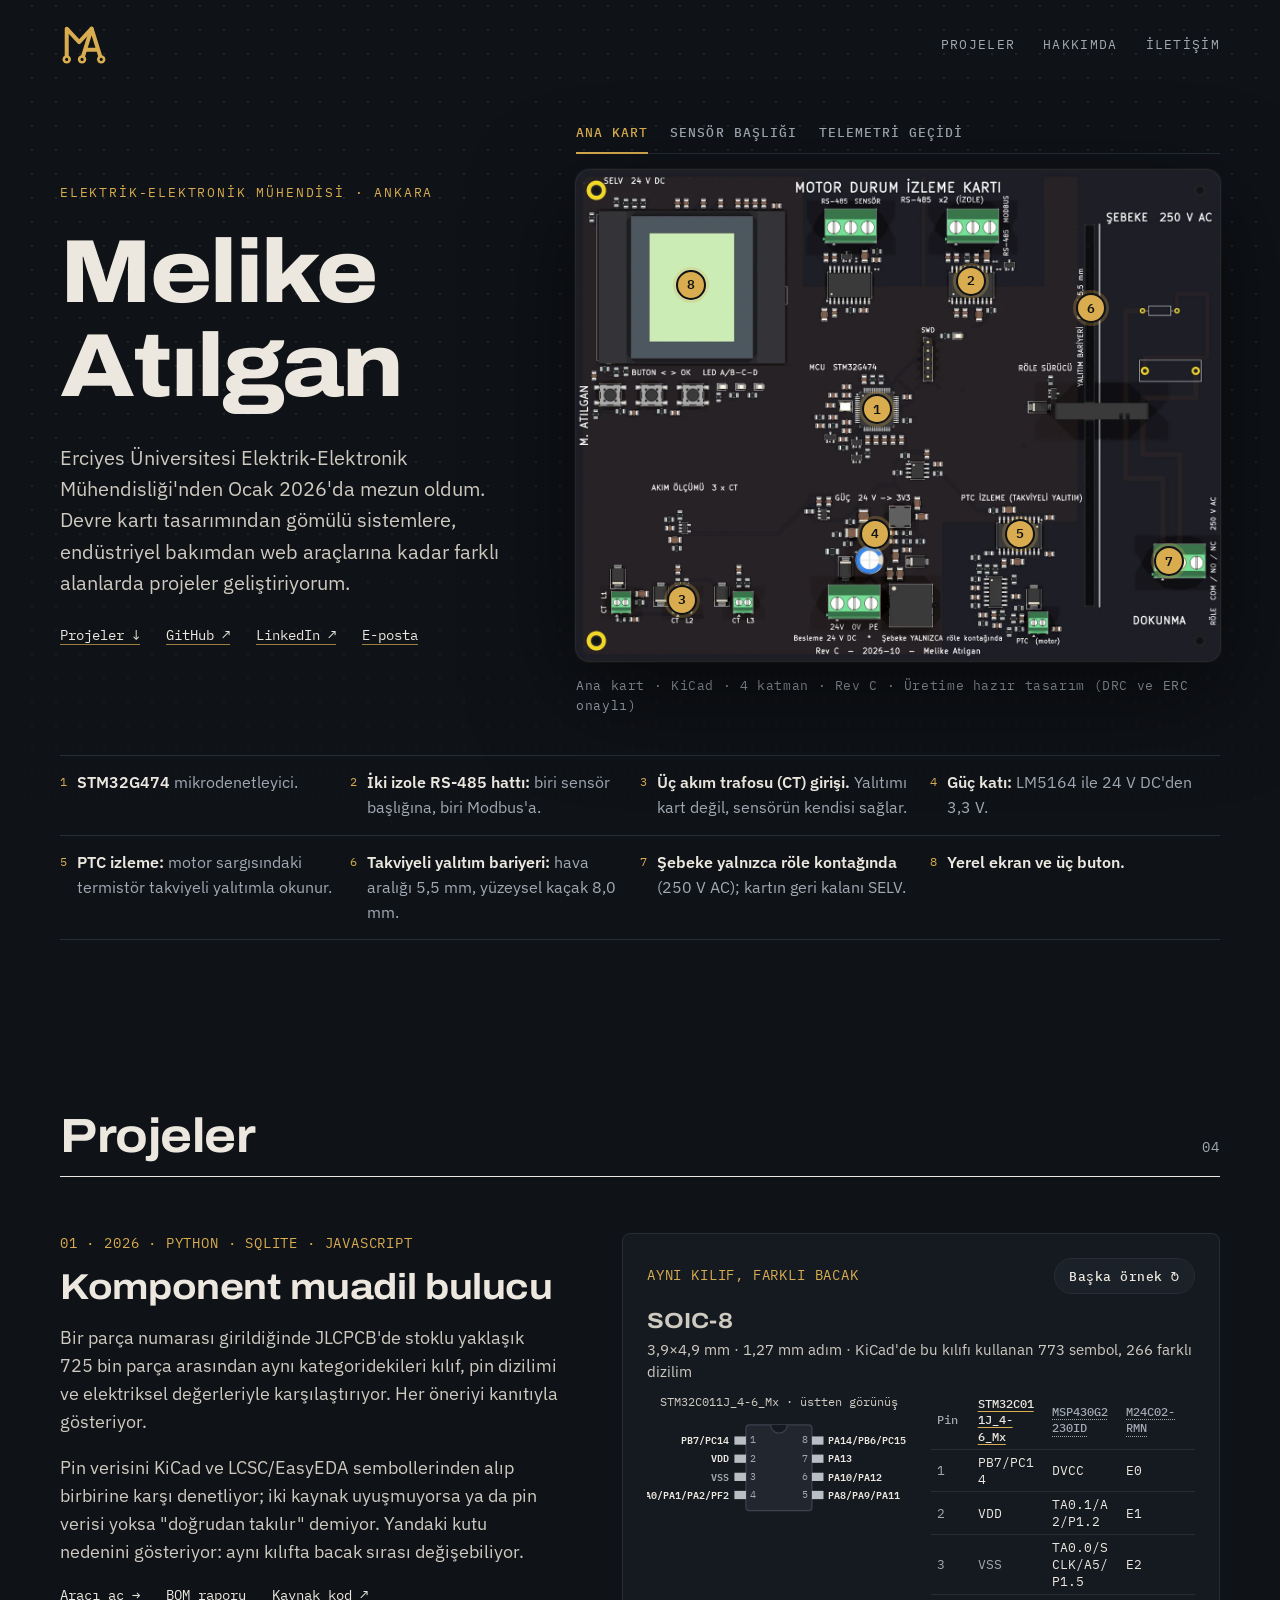
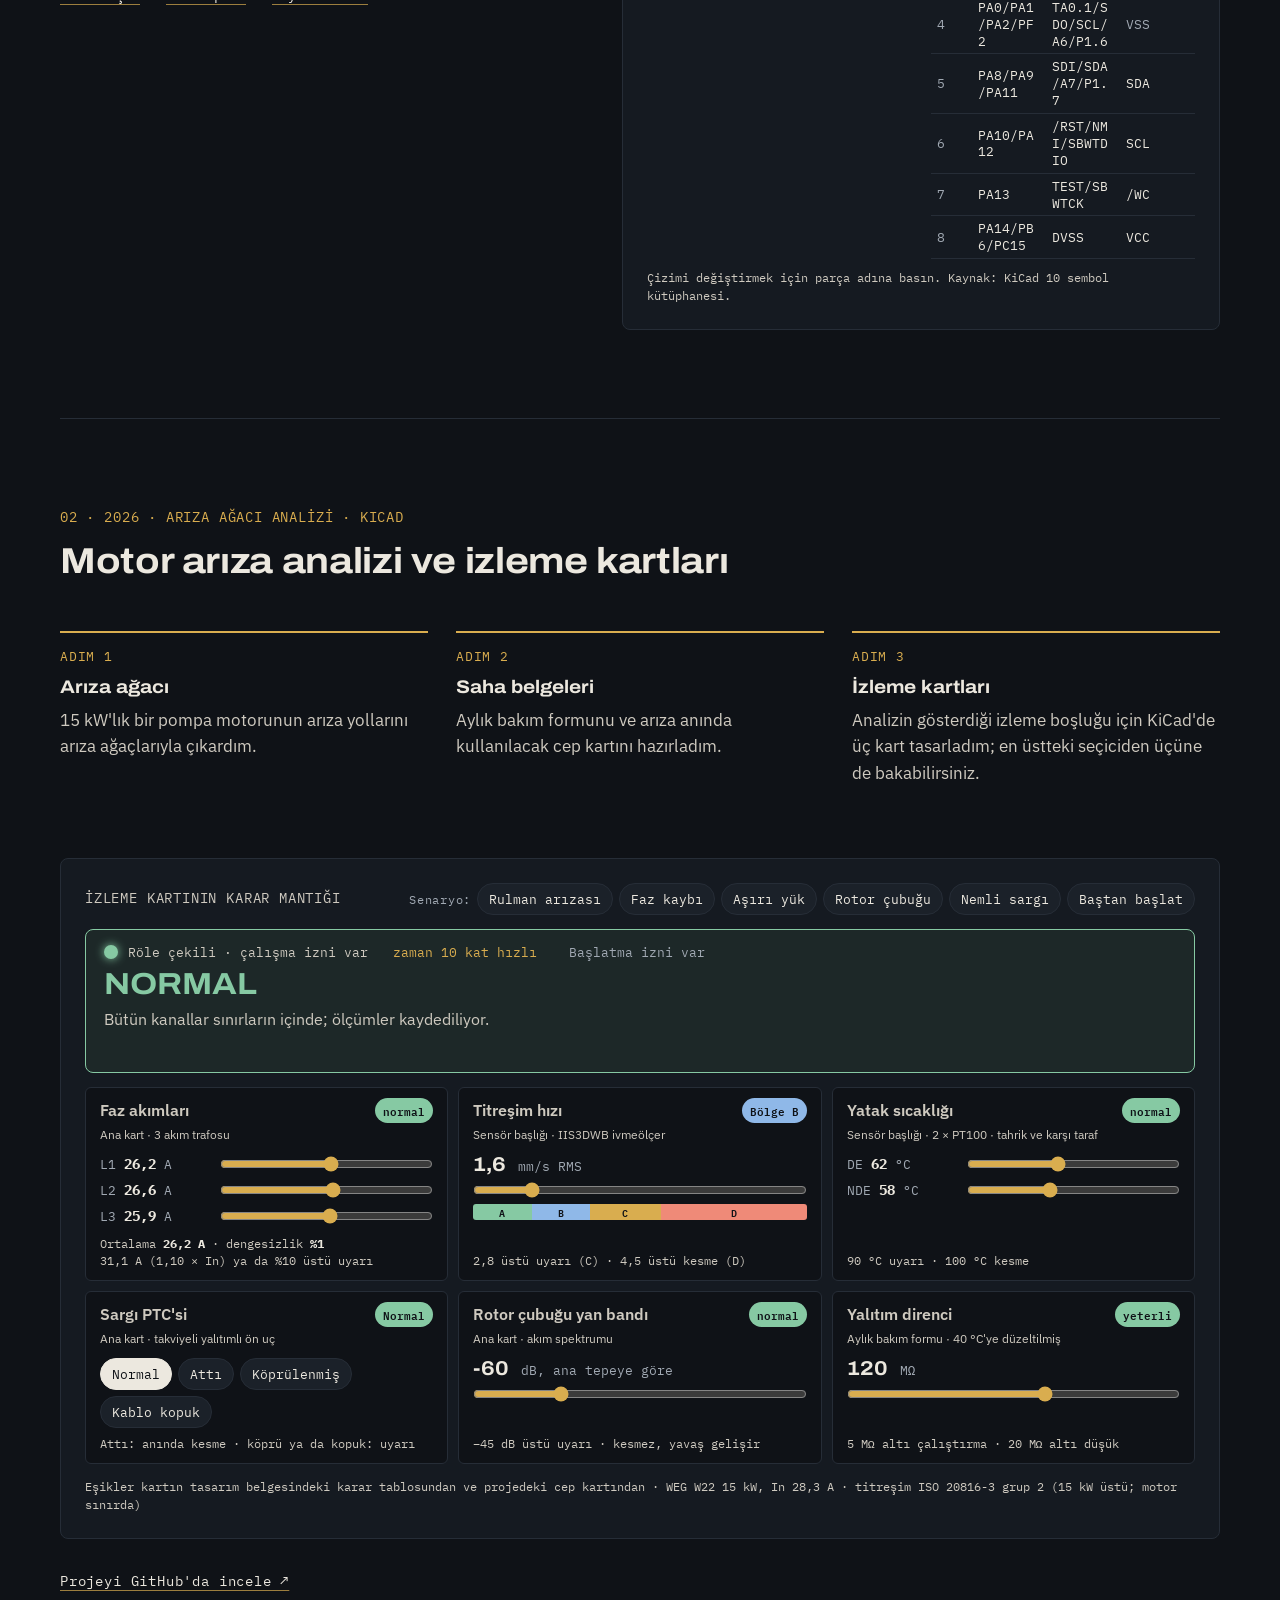
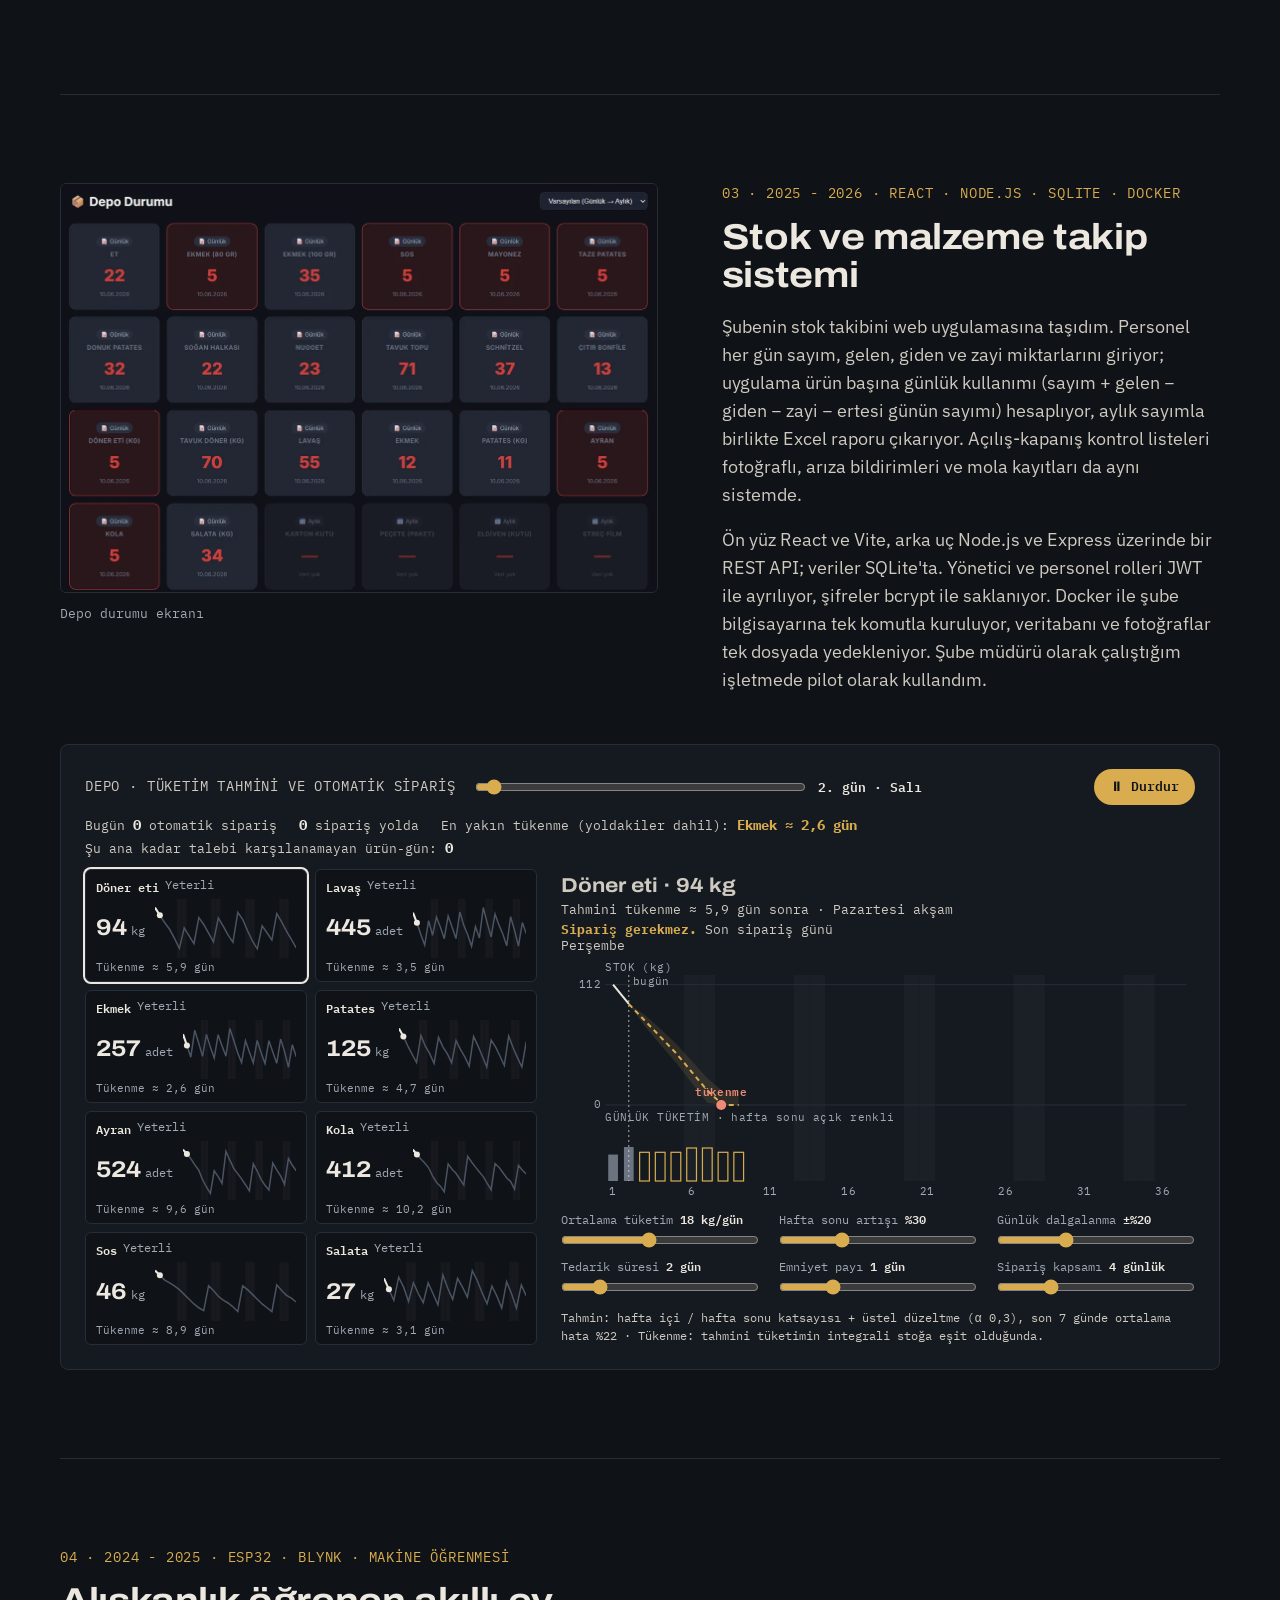
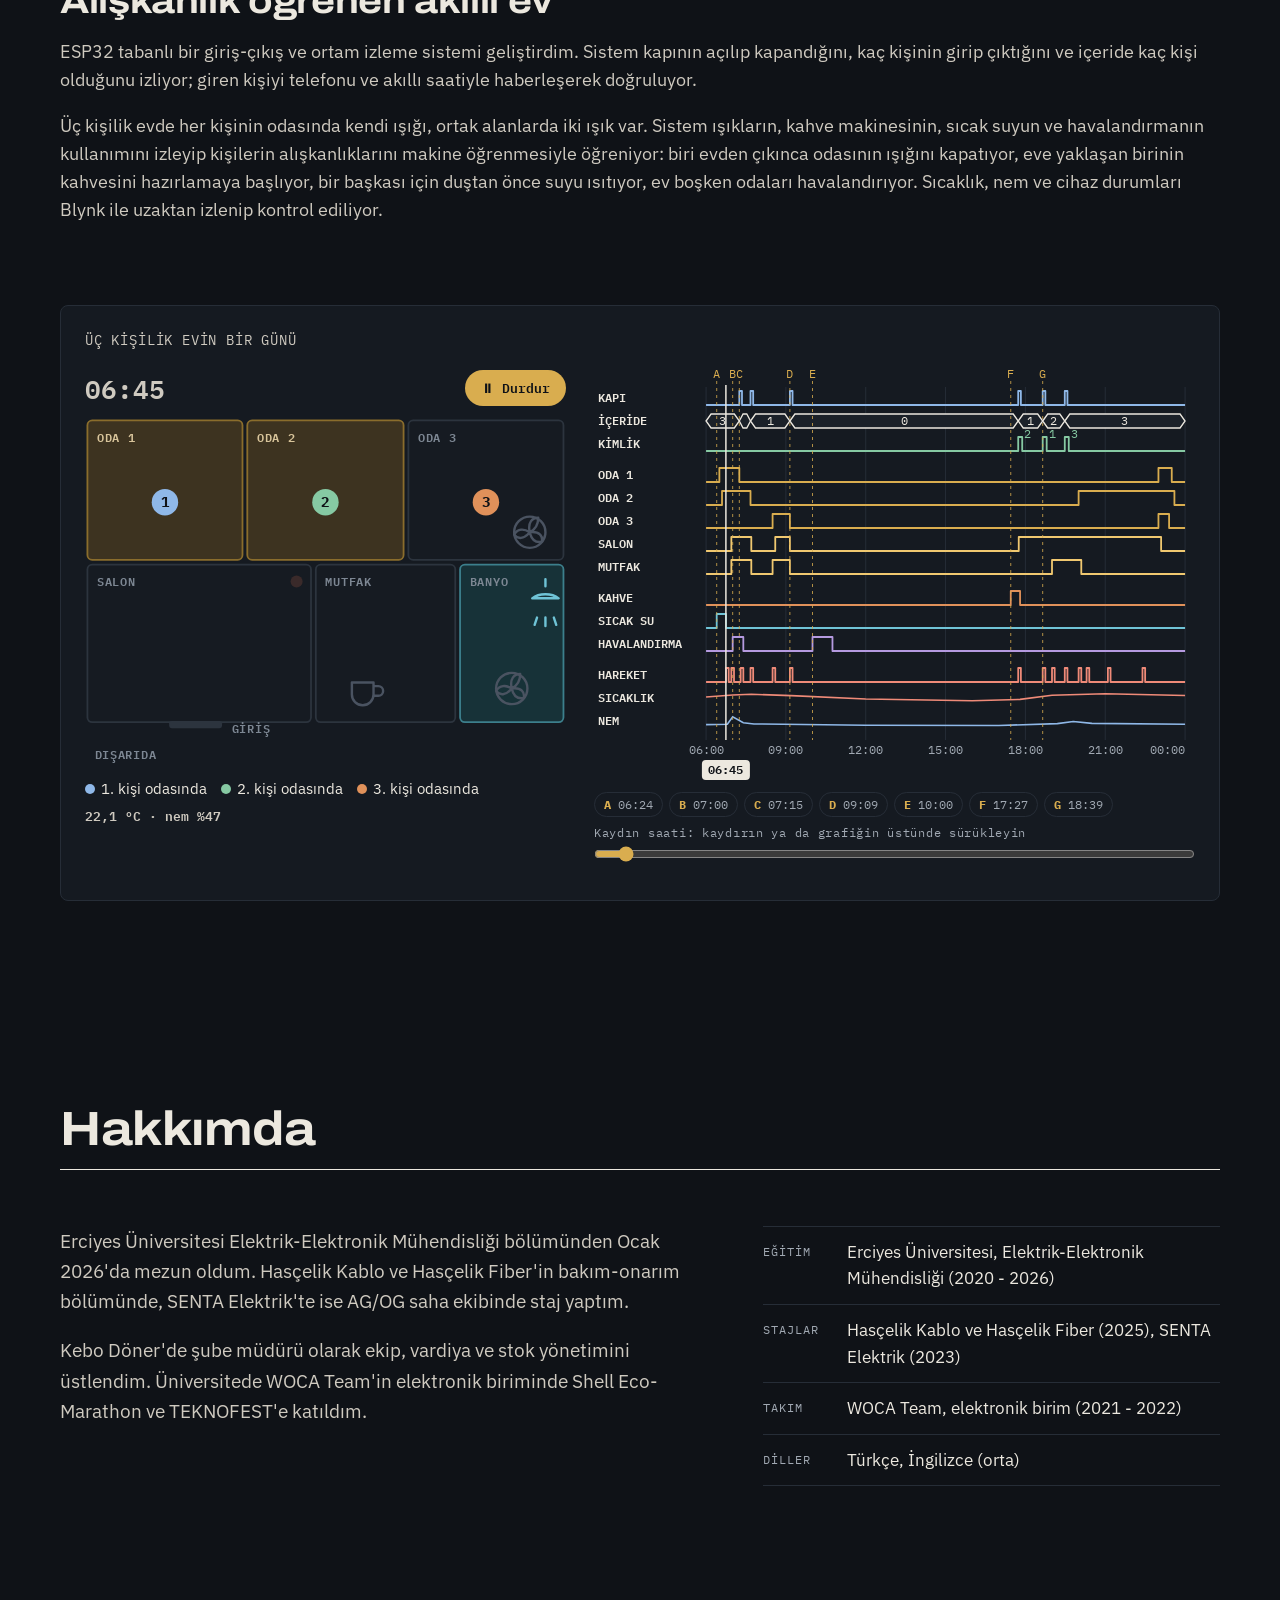
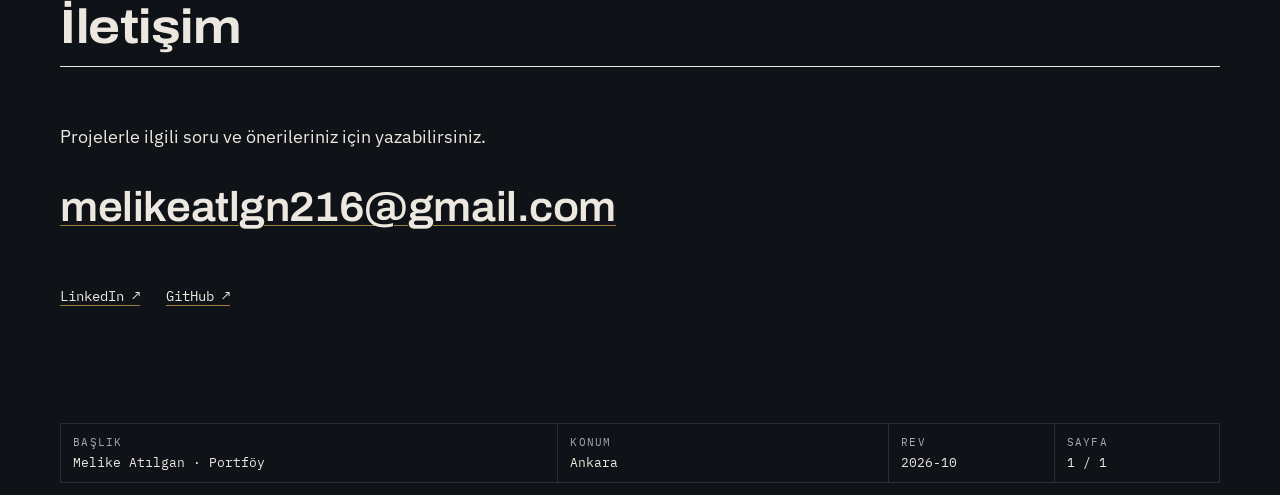
<file: site/index.html>
<!doctype html>
<html lang="tr">
<head>
<meta charset="utf-8">
<meta name="viewport" content="width=device-width, initial-scale=1">
<title>Melike Atılgan | Elektrik-Elektronik Mühendisi</title>
<meta name="description" content="Melike Atılgan, Elektrik-Elektronik Mühendisi. Projeler: komponent muadil bulucu, motor arıza analizi ve izleme kartları, stok takip sistemi, ESP32 ile alışkanlık öğrenen akıllı ev.">
<meta name="theme-color" content="#0f1217">
<link rel="icon" href="favicon.svg" type="image/svg+xml">
<link rel="apple-touch-icon" href="apple-touch-icon.png">
<link rel="preconnect" href="https://fonts.googleapis.com">
<link rel="preconnect" href="https://fonts.gstatic.com" crossorigin>
<link href="https://fonts.googleapis.com/css2?family=Archivo:wdth,wght@100..125,500..800&family=IBM+Plex+Mono:wght@400;500;600&family=IBM+Plex+Sans:wght@400;500;600&display=swap" rel="stylesheet">
<link rel="stylesheet" href="ana.css">
<link rel="preload" as="image" href="varlik/ana-kart.webp" fetchpriority="high">
<meta property="og:type" content="website">
<meta property="og:title" content="Melike Atılgan | Elektrik-Elektronik Mühendisi">
<meta property="og:description" content="Komponent muadil bulucu, motor arıza analizi ve izleme kartları, stok takip sistemi, ESP32 ile alışkanlık öğrenen akıllı ev.">
<meta property="og:url" content="https://melikeatilgan.github.io/">
<meta property="og:image" content="https://melikeatilgan.github.io/varlik/muadil-onizleme.png">
<meta name="twitter:card" content="summary_large_image">
<script src="ana.js" defer></script>
</head>
<body>
<a class="atla" href="#projeler">İçeriğe geç</a>
<header class="kap ust">
  <a class="logo" href="./" aria-label="Melike Atılgan, ana sayfa">
    <svg viewBox="0 0 48 48" aria-hidden="true">
      <g fill="none" stroke="currentColor" stroke-width="4.2" stroke-linecap="round" stroke-linejoin="round"><path d="M7 39V7l13 14 13-14"/><path d="M33 7l10 32M33 7 23 39M26.1 29h13.8"/></g>
      <g fill="currentColor"><circle cx="7" cy="39" r="4.4"/><circle cx="23" cy="39" r="4.4"/><circle cx="43" cy="39" r="4.4"/></g>
      <g fill="var(--zemin)"><circle cx="7" cy="39" r="1.6"/><circle cx="23" cy="39" r="1.6"/><circle cx="43" cy="39" r="1.6"/></g>
    </svg>
  </a>
  <nav aria-label="Sayfa içi"><a href="#projeler">Projeler</a><a href="#hakkimda">Hakkımda</a><a href="#iletisim">İletişim</a></nav>
</header>

<main>
  <section class="kap giris" aria-labelledby="ad">
    <div class="giris-ust">
      <div>
        <p class="etiket">Elektrik-Elektronik Mühendisi · Ankara</p>
        <h1 id="ad">Melike<br>Atılgan</h1>
        <p class="ozet">Erciyes Üniversitesi Elektrik-Elektronik Mühendisliği'nden Ocak 2026'da mezun oldum. Devre kartı tasarımından gömülü sistemlere,
          endüstriyel bakımdan web araçlarına kadar farklı alanlarda projeler geliştiriyorum.</p>
        <ul class="baglar">
          <li><a href="#projeler">Projeler ↓</a></li>
          <li><a href="https://github.com/melikeatilgan" rel="me">GitHub ↗</a></li>
          <li><a href="https://www.linkedin.com/in/melikeatilgan" rel="me">LinkedIn ↗</a></li>
          <li><a href="mailto:melikeatlgn216@gmail.com">E-posta</a></li>
        </ul>
      </div>
      <figure class="sahne">
        <div class="sekmeler" role="tablist" aria-label="Kartlar"><button type="button" role="tab" id="sekme-ana" aria-controls="panel-ana" aria-selected="true" data-alt="Ana kart · KiCad · 4 katman · Rev C · Üretime hazır tasarım (DRC ve ERC onaylı)">Ana kart</button><button type="button" role="tab" id="sekme-sensor" aria-controls="panel-sensor" aria-selected="false" tabindex="-1" data-alt="Sensör başlığı · motorun yatak gövdesine takılır · KiCad · 4 katman · Rev C · Üretime hazır tasarım (DRC ve ERC onaylı)">Sensör başlığı</button><button type="button" role="tab" id="sekme-telemetri" aria-controls="panel-telemetri" aria-selected="false" tabindex="-1" data-alt="Telemetri geçidi · Modbus RTU → MQTT · KiCad · 4 katman · Rev C · Üretime hazır tasarım (DRC ve ERC onaylı)">Telemetri geçidi</button></div>
        <div class="kart-kap" id="panel-ana" role="tabpanel" aria-labelledby="sekme-ana">
          <img src="varlik/ana-kart.webp" fetchpriority="high" width="1400" height="1068" alt="Motor durum izleme kartının üstten görünümü: ekran, butonlar, mikrodenetleyici, RS-485 bağlantıları, yalıtım bariyeri ve röle">
          <button class="nokta" type="button" style="--x:46.8%;--y:48.7%" data-not="ana-1" aria-label="Not 1: mikrodenetleyici" aria-pressed="false">1</button>
          <button class="nokta" type="button" style="--x:61.4%;--y:22.5%" data-not="ana-2" aria-label="Not 2: RS-485 hatları" aria-pressed="false">2</button>
          <button class="nokta" type="button" style="--x:16.4%;--y:87.5%" data-not="ana-3" aria-label="Not 3: akım ölçümü" aria-pressed="false">3</button>
          <button class="nokta" type="button" style="--x:46.4%;--y:74%" data-not="ana-4" aria-label="Not 4: güç katı" aria-pressed="false">4</button>
          <button class="nokta" type="button" style="--x:68.9%;--y:74%" data-not="ana-5" aria-label="Not 5: PTC izleme" aria-pressed="false">5</button>
          <button class="nokta" type="button" style="--x:79.9%;--y:28.1%" data-not="ana-6" aria-label="Not 6: yalıtım bariyeri" aria-pressed="false">6</button>
          <button class="nokta" type="button" style="--x:92.1%;--y:79.6%" data-not="ana-7" aria-label="Not 7: röle ve şebeke" aria-pressed="false">7</button>
          <button class="nokta" type="button" style="--x:17.9%;--y:23.4%" data-not="ana-8" aria-label="Not 8: ekran ve butonlar" aria-pressed="false">8</button>
        </div>
        <div class="kart-kap" id="panel-sensor" role="tabpanel" aria-labelledby="sekme-sensor" hidden>
          <img src="varlik/sensor-basligi.webp" width="1400" height="1068" loading="lazy" alt="Sensör başlığının üstten görünümü: titreşim ivmeölçeri, iki PT100 ön ucu, mikrodenetleyici ve izole RS-485">
          <button class="nokta" type="button" style="--x:56.7%;--y:49.4%" data-not="sensor-1" aria-label="Not 1: titreşim ivmeölçeri" aria-pressed="false">1</button>
          <button class="nokta" type="button" style="--x:70.6%;--y:27.7%" data-not="sensor-2" aria-label="Not 2: PT100 ön uçları" aria-pressed="false">2</button>
          <button class="nokta" type="button" style="--x:30.3%;--y:82.9%" data-not="sensor-3" aria-label="Not 3: mikrodenetleyici" aria-pressed="false">3</button>
          <button class="nokta" type="button" style="--x:33.7%;--y:42.1%" data-not="sensor-4" aria-label="Not 4: izole RS-485" aria-pressed="false">4</button>
          <button class="nokta" type="button" style="--x:43.3%;--y:25.6%" data-not="sensor-5" aria-label="Not 5: hat koruması" aria-pressed="false">5</button>
          <button class="nokta" type="button" style="--x:18.1%;--y:22.3%" data-not="sensor-6" aria-label="Not 6: kablo bağlantısı" aria-pressed="false">6</button>
          <button class="nokta" type="button" style="--x:9.4%;--y:20.9%" data-not="sensor-7" aria-label="Not 7: giriş koruması" aria-pressed="false">7</button>
          <button class="nokta" type="button" style="--x:38.8%;--y:64%" data-not="sensor-8" aria-label="Not 8: güç katı" aria-pressed="false">8</button>
        </div>
        <div class="kart-kap" id="panel-telemetri" role="tabpanel" aria-labelledby="sekme-telemetri" hidden>
          <img src="varlik/telemetri-gecidi.webp" width="1400" height="1068" loading="lazy" alt="Telemetri geçidinin üstten görünümü: ESP32-S3 modülü, izole RS-485, güç katı ve programlama başlığı">
          <button class="nokta" type="button" style="--x:74.9%;--y:33.7%" data-not="telemetri-1" aria-label="Not 1: ESP32-S3 modülü" aria-pressed="false">1</button>
          <button class="nokta" type="button" style="--x:35.8%;--y:43.2%" data-not="telemetri-2" aria-label="Not 2: izole RS-485" aria-pressed="false">2</button>
          <button class="nokta" type="button" style="--x:50%;--y:9.8%" data-not="telemetri-3" aria-label="Not 3: neden ayrı kart" aria-pressed="false">3</button>
          <button class="nokta" type="button" style="--x:19.8%;--y:22.8%" data-not="telemetri-4" aria-label="Not 4: kablo bağlantısı" aria-pressed="false">4</button>
          <button class="nokta" type="button" style="--x:24.6%;--y:71.1%" data-not="telemetri-5" aria-label="Not 5: güç katı" aria-pressed="false">5</button>
          <button class="nokta" type="button" style="--x:45.7%;--y:27.3%" data-not="telemetri-6" aria-label="Not 6: hat koruması" aria-pressed="false">6</button>
          <button class="nokta" type="button" style="--x:66.3%;--y:62.1%" data-not="telemetri-7" aria-label="Not 7: durum LED'leri" aria-pressed="false">7</button>
          <button class="nokta" type="button" style="--x:80%;--y:64.5%" data-not="telemetri-8" aria-label="Not 8: programlama başlığı" aria-pressed="false">8</button>
        </div>
        <figcaption id="kart-alt">Ana kart · KiCad · 4 katman · Rev C · Üretime hazır tasarım (DRC ve ERC onaylı)</figcaption>
      </figure>
    </div>
    <ol class="notlar" id="notlar-ana" aria-label="Ana kart üzerindeki notlar">
      <li id="not-ana-1"><span class="no">1</span><span><strong>STM32G474</strong> mikrodenetleyici.</span></li>
      <li id="not-ana-2"><span class="no">2</span><span><strong>İki izole RS-485 hattı:</strong> biri sensör başlığına, biri Modbus'a.</span></li>
      <li id="not-ana-3"><span class="no">3</span><span><strong>Üç akım trafosu (CT) girişi.</strong> Yalıtımı kart değil, sensörün kendisi sağlar.</span></li>
      <li id="not-ana-4"><span class="no">4</span><span><strong>Güç katı:</strong> LM5164 ile 24 V DC'den 3,3 V.</span></li>
      <li id="not-ana-5"><span class="no">5</span><span><strong>PTC izleme:</strong> motor sargısındaki termistör takviyeli yalıtımla okunur.</span></li>
      <li id="not-ana-6"><span class="no">6</span><span><strong>Takviyeli yalıtım bariyeri:</strong> hava aralığı 5,5 mm, yüzeysel kaçak 8,0 mm.</span></li>
      <li id="not-ana-7"><span class="no">7</span><span><strong>Şebeke yalnızca röle kontağında</strong> (250 V AC); kartın geri kalanı SELV.</span></li>
      <li id="not-ana-8"><span class="no">8</span><span><strong>Yerel ekran ve üç buton.</strong></span></li>
    </ol>
    <ol class="notlar" id="notlar-sensor" aria-label="Sensör başlığı üzerindeki notlar" hidden>
      <li id="not-sensor-1"><span class="no">1</span><span><strong>IIS3DWB titreşim ivmeölçeri:</strong> 26,7 kHz örnekleme, ±16 g. Genel amaçlı ivmeölçerlerin bandı yatak frekanslarına yetmiyor.</span></li>
      <li id="not-sensor-2"><span class="no">2</span><span><strong>İki MAX31865 ile 4 telli PT100:</strong> yatağın iki ucu (DE, NDE). 4 tel, 10 m kabloda 2 telliye göre yaklaşık 1,8 °C'lik hatayı önler.</span></li>
      <li id="not-sensor-3"><span class="no">3</span><span><strong>STM32G071:</strong> ölçümleri sensörün yanında işleyen yerel mikrodenetleyici.</span></li>
      <li id="not-sensor-4"><span class="no">4</span><span><strong>İzole RS-485 (ADM2582E):</strong> motor gövdesiyle pano toprağı arasındaki potansiyel farkını ayırır.</span></li>
      <li id="not-sensor-5"><span class="no">5</span><span><strong>SM712:</strong> RS-485 hatlarını darbeye karşı korur.</span></li>
      <li id="not-sensor-6"><span class="no">6</span><span><strong>Ana karta tek kablo:</strong> 24 V, 0 V, A, B ve izole toprak.</span></li>
      <li id="not-sensor-7"><span class="no">7</span><span><strong>Giriş koruması:</strong> SMBJ33CA darbe bastırıcı ve SS110 ters bağlantı diyotu.</span></li>
      <li id="not-sensor-8"><span class="no">8</span><span><strong>LM5164:</strong> 24 V'tan 3,3 V üreten anahtarlamalı regülatör.</span></li>
    </ol>
    <ol class="notlar" id="notlar-telemetri" aria-label="Telemetri geçidi üzerindeki notlar" hidden>
      <li id="not-telemetri-1"><span class="no">1</span><span><strong>ESP32-S3-WROOM-1U:</strong> harici antenli modül. Kapalı metal pano Faraday kafesi gibi davrandığı için anten pano dışına çıkar.</span></li>
      <li id="not-telemetri-2"><span class="no">2</span><span><strong>İzole RS-485 (ADM2582E):</strong> ana karttaki Modbus RTU verisini okur.</span></li>
      <li id="not-telemetri-3"><span class="no">3</span><span><strong>Radyo neden ayrı kartta:</strong> ESP32'nin verici akım darbeleri akım ölçümünü bozmasın, ölçüm kartı telsiz mevzuatına (EN 300 328) girmesin diye.</span></li>
      <li id="not-telemetri-4"><span class="no">4</span><span><strong>Panodan tek kablo:</strong> 24 V ve Modbus hattı. Geçit dursa da ana kartın koruması çalışır; Modbus yalnız okunur, ağdan motor kesilemez.</span></li>
      <li id="not-telemetri-5"><span class="no">5</span><span><strong>3,3 V doğrudan LM5164'ten:</strong> ESP32'nin yaklaşık 355 mA'lik verici tepesine ilk tasarımdaki LDO yetmiyordu.</span></li>
      <li id="not-telemetri-6"><span class="no">6</span><span><strong>SM712:</strong> RS-485 hattının darbe koruması.</span></li>
      <li id="not-telemetri-7"><span class="no">7</span><span><strong>Durum LED'leri:</strong> güç ve ağ bağlantısı.</span></li>
      <li id="not-telemetri-8"><span class="no">8</span><span><strong>UART / önyükleme başlığı:</strong> yazılım yükleme ve hata ayıklama.</span></li>
    </ol>
  </section>

  <section class="kap bolum" id="projeler" aria-labelledby="projeler-b">
    <div class="bolum-bas"><h2 id="projeler-b">Projeler</h2><span class="mono">04</span></div>

    <article class="proje ikili">
      <div>
        <p class="mono ust-bilgi">01 · 2026 · PYTHON · SQLITE · JAVASCRIPT</p>
        <h3>Komponent muadil bulucu</h3>
        <p>Bir parça numarası girildiğinde JLCPCB'de stoklu yaklaşık 725 bin parça arasından aynı kategoridekileri kılıf,
          pin dizilimi ve elektriksel değerleriyle karşılaştırıyor. Her öneriyi kanıtıyla gösteriyor.</p>
        <p>Pin verisini KiCad ve LCSC/EasyEDA sembollerinden alıp birbirine karşı denetliyor; iki kaynak uyuşmuyorsa ya da
          pin verisi yoksa "doğrudan takılır" demiyor. Yandaki kutu nedenini gösteriyor: aynı kılıfta bacak sırası değişebiliyor.</p>
        <ul class="baglar">
          <li><a href="muadil/">Aracı aç →</a></li>
          <li><a href="muadil/bom.html">BOM raporu</a></li>
          <li><a href="https://github.com/melikeatilgan/melikeatilgan.github.io">Kaynak kod ↗</a></li>
        </ul>
      </div>
      <div class="pin" id="pin" aria-live="polite">
        <div class="pin-bas"><span class="mono">AYNI KILIF, FARKLI BACAK</span></div>
        <p class="pin-kilif">SOT-23</p>
        <p class="pin-tur">Lineer regülatör (LDO)</p>
        <table>
          <thead><tr><th>Pin</th><th>XC6206</th><th>AP7381</th><th>LM3480</th></tr></thead>
          <tbody>
            <tr><td>1</td><td>GND</td><td>VI</td><td>VO</td></tr>
            <tr><td>2</td><td>VO</td><td>VO</td><td>VI</td></tr>
            <tr><td>3</td><td>VI</td><td>GND</td><td>GND</td></tr>
          </tbody>
        </table>
        <p class="pin-alt">Kaynak: KiCad 10 sembol kütüphanesi.</p>
      </div>
      <dialog class="pin-buyuk" id="pin-buyuk" aria-label="Büyütülmüş pin çizimi"><div class="pin-buyuk-ic"></div><button type="button" class="pin-kapat">Kapat</button></dialog>
    </article>

    <article class="proje">
      <div>
        <p class="mono ust-bilgi">02 · 2026 · ARIZA AĞACI ANALİZİ · KICAD</p>
        <h3>Motor arıza analizi ve izleme kartları</h3>
      </div>
      <ol class="adimlar">
        <li><span class="mono">ADIM 1</span><strong>Arıza ağacı</strong>15 kW'lık bir pompa motorunun arıza yollarını arıza ağaçlarıyla çıkardım.</li>
        <li><span class="mono">ADIM 2</span><strong>Saha belgeleri</strong>Aylık bakım formunu ve arıza anında kullanılacak cep kartını hazırladım.</li>
        <li><span class="mono">ADIM 3</span><strong>İzleme kartları</strong>Analizin gösterdiği izleme boşluğu için KiCad'de üç kart tasarladım; en üstteki seçiciden üçüne de bakabilirsiniz.</li>
      </ol>
      <div class="arac" id="motor">
        <div class="arac-ust motor-ust">
          <p class="mono arac-bas">İZLEME KARTININ KARAR MANTIĞI</p>
          <div class="senaryolar" id="m-senaryo" role="group" aria-label="Arıza senaryoları">
            <span class="mono soluk-kucuk">Senaryo:</span>
            <button type="button" data-s="rulman">Rulman arızası</button>
            <button type="button" data-s="faz">Faz kaybı</button>
            <button type="button" data-s="yuk">Aşırı yük</button>
            <button type="button" data-s="rotor">Rotor çubuğu</button>
            <button type="button" data-s="nem">Nemli sargı</button>
            <button type="button" data-s="normal">Baştan başlat</button>
          </div>
        </div>
        <div class="karar" id="m-karar" aria-live="polite">
          <div class="karar-sol">
            <p class="role"><span class="role-lamba" id="m-role-lamba"></span><span id="m-role">Röle çekili · çalışma izni var</span><span class="karar-saat" id="m-saat">zaman 10 kat hızlı</span></p>
            <strong id="m-karar-baslik"></strong>
            <p class="karar-aciklama" id="m-karar-aciklama"></p>
          </div>
          <div class="karar-sag">
            <ul id="m-karar-neden" tabindex="0" aria-label="Karar nedenleri"></ul>
            <p class="baslatma" id="m-baslatma"></p>
            <button type="button" class="sifirla" id="m-sifirla">Sıfırla</button>
          </div>
        </div>
        <div class="kanallar">
          <div class="kanal" id="k-akim" role="group" aria-labelledby="k-akim-ad">
            <p class="kanal-bas"><span id="k-akim-ad">Faz akımları</span><span class="hap" id="m-akim-h"></span></p>
            <p class="kanal-kaynak">Ana kart · 3 akım trafosu</p>
            <div class="satir"><label for="m-l1">L1 <b id="m-l1-y"></b> A</label><input type="range" id="m-l1" min="0" max="50" step="0.1" value="26.2"></div>
            <div class="satir"><label for="m-l2">L2 <b id="m-l2-y"></b> A</label><input type="range" id="m-l2" min="0" max="50" step="0.1" value="26.6"></div>
            <div class="satir"><label for="m-l3">L3 <b id="m-l3-y"></b> A</label><input type="range" id="m-l3" min="0" max="50" step="0.1" value="25.9"></div>
            <p class="kanal-esik" id="m-akim-ozet"></p>
          </div>
          <div class="kanal" id="k-titresim" role="group" aria-labelledby="k-titresim-ad">
            <p class="kanal-bas"><span id="k-titresim-ad">Titreşim hızı</span><span class="hap" id="m-titresim-h"></span></p>
            <p class="kanal-kaynak">Sensör başlığı · IIS3DWB ivmeölçer</p>
            <label class="kanal-deger" for="m-titresim"><b id="m-titresim-y"></b> mm/s RMS</label>
            <input type="range" id="m-titresim" min="0" max="10" step="0.1" value="1.6">
            <div class="olcek" aria-hidden="true"><span>A</span><span>B</span><span>C</span><span>D</span></div>
            <p class="kanal-esik">2,8 üstü uyarı (C) · 4,5 üstü kesme (D)</p>
          </div>
          <div class="kanal" id="k-yatak" role="group" aria-labelledby="k-yatak-ad">
            <p class="kanal-bas"><span id="k-yatak-ad">Yatak sıcaklığı</span><span class="hap" id="m-yatak-h"></span></p>
            <p class="kanal-kaynak">Sensör başlığı · 2 × PT100 · tahrik ve karşı taraf</p>
            <div class="satir"><label for="m-de">DE <b id="m-de-y"></b> °C</label><input type="range" id="m-de" min="20" max="120" step="1" value="62"></div>
            <div class="satir"><label for="m-nde">NDE <b id="m-nde-y"></b> °C</label><input type="range" id="m-nde" min="20" max="120" step="1" value="58"></div>
            <p class="kanal-esik">90 °C uyarı · 100 °C kesme</p>
          </div>
          <div class="kanal" id="k-ptc" role="group" aria-labelledby="k-ptc-ad">
            <p class="kanal-bas"><span id="k-ptc-ad">Sargı PTC'si</span><span class="hap" id="m-ptc-h"></span></p>
            <p class="kanal-kaynak">Ana kart · takviyeli yalıtımlı ön uç</p>
            <div class="secim" id="m-ptc" role="group" aria-label="PTC durumu">
              <button type="button" data-p="normal" aria-pressed="true">Normal</button><button type="button" data-p="atti" aria-pressed="false">Attı</button><button type="button" data-p="kopru" aria-pressed="false">Köprülenmiş</button><button type="button" data-p="kopuk" aria-pressed="false">Kablo kopuk</button>
            </div>
            <p class="kanal-esik">Attı: anında kesme · köprü ya da kopuk: uyarı</p>
          </div>
          <div class="kanal" id="k-yanband" role="group" aria-labelledby="k-yanband-ad">
            <p class="kanal-bas"><span id="k-yanband-ad">Rotor çubuğu yan bandı</span><span class="hap" id="m-yanband-h"></span></p>
            <p class="kanal-kaynak">Ana kart · akım spektrumu</p>
            <label class="kanal-deger" for="m-yanband"><b id="m-yanband-y"></b> dB, ana tepeye göre</label>
            <input type="range" id="m-yanband" min="-70" max="-30" step="1" value="-60">
            <p class="kanal-esik">−45 dB üstü uyarı · kesmez, yavaş gelişir</p>
          </div>
          <div class="kanal" id="k-yalitim" role="group" aria-labelledby="k-yalitim-ad">
            <p class="kanal-bas"><span id="k-yalitim-ad">Yalıtım direnci</span><span class="hap" id="m-yalitim-h"></span></p>
            <p class="kanal-kaynak">Aylık bakım formu · 40 °C'ye düzeltilmiş</p>
            <label class="kanal-deger" for="m-yalitim"><b id="m-yalitim-y"></b> MΩ</label>
            <input type="range" id="m-yalitim" min="0" max="200" step="1" value="120">
            <p class="kanal-esik">5 MΩ altı çalıştırma · 20 MΩ altı düşük</p>
          </div>
        </div>
        <p class="arac-alt">Eşikler kartın tasarım belgesindeki karar tablosundan ve projedeki cep kartından · WEG W22 15 kW, In 28,3 A · titreşim ISO 20816-3 grup 2 (15 kW üstü; motor sınırda)</p>
      </div>
      <p class="mono"><a href="https://github.com/melikeatilgan/asenkron-motor-bakim">Projeyi GitHub'da incele ↗</a></p>
    </article>

    <article class="proje ikili ters">
      <figure class="gorsel cerceve">
        <img src="varlik/stok-takip.webp" width="1200" height="821" loading="lazy" alt="Stok takip sisteminin depo durumu ekranı: ürün başına kalan miktar ve son sayım tarihi">
        <figcaption>Depo durumu ekranı</figcaption>
      </figure>
      <div>
        <p class="mono ust-bilgi">03 · 2025 - 2026 · REACT · NODE.JS · SQLITE · DOCKER</p>
        <h3>Stok ve malzeme takip sistemi</h3>
        <p>Şubenin stok takibini web uygulamasına taşıdım. Personel her gün sayım,
          gelen, giden ve zayi miktarlarını giriyor; uygulama ürün başına günlük kullanımı (sayım + gelen − giden − zayi −
          ertesi günün sayımı) hesaplıyor, aylık sayımla birlikte Excel raporu çıkarıyor. Açılış-kapanış kontrol
          listeleri fotoğraflı, arıza bildirimleri ve mola kayıtları da aynı sistemde.</p>
        <p>Ön yüz React ve Vite, arka uç Node.js ve Express üzerinde bir REST API; veriler SQLite'ta. Yönetici ve personel
          rolleri JWT ile ayrılıyor, şifreler bcrypt ile saklanıyor. Docker ile şube bilgisayarına tek komutla kuruluyor,
          veritabanı ve fotoğraflar tek dosyada yedekleniyor. Şube müdürü olarak çalıştığım işletmede pilot olarak
          kullandım.</p>
      </div>
      <div class="arac genis" id="depo">
        <div class="depo-ust">
          <p class="mono arac-bas">DEPO · TÜKETİM TAHMİNİ VE OTOMATİK SİPARİŞ</p>
          <label class="depo-kontrol"><span id="depo-gun-y">1. gün</span><input type="range" id="depo-gun" min="1" max="30" value="1"></label>
          <button type="button" class="oynat" id="depo-oynat">▶ Oynat</button>
        </div>
        <p class="depo-ozet" id="depo-ozet" aria-live="polite"></p>
        <div class="depo-govde">
          <div class="depo-kartlar" id="depo-kartlar"></div>
          <div class="depo-ayrinti" id="depo-ayrinti">
            <div class="ayrinti-bas">
              <div><p class="ayrinti-ad" id="d-ad"></p><p class="ayrinti-tahmin" id="d-tahmin"></p></div>
              <p class="ayrinti-oneri" id="d-oneri"></p>
            </div>
            <div class="ayrinti-grafik" id="d-grafik"></div>
            <div class="ayrinti-ayar">
              <label for="d-ort">Ortalama tüketim <b><output id="d-ort-y"></output> <span class="d-birim"></span>/gün</b><input type="range" id="d-ort" min="1" max="200"></label>
              <label for="d-hs">Hafta sonu artışı <b>%<output id="d-hs-y"></output></b><input type="range" id="d-hs" min="0" max="100" step="5"></label>
              <label for="d-dalga">Günlük dalgalanma <b>±%<output id="d-dalga-y"></output></b><input type="range" id="d-dalga" min="0" max="60" step="5"></label>
              <label for="d-ted">Tedarik süresi <b><output id="d-ted-y"></output> gün</b><input type="range" id="d-ted" min="1" max="7"></label>
              <label for="d-emn">Emniyet payı <b><output id="d-emn-y"></output> gün</b><input type="range" id="d-emn" min="0" max="4"></label>
              <label for="d-kap">Sipariş kapsamı <b><output id="d-kap-y"></output> günlük</b><input type="range" id="d-kap" min="2" max="10"></label>
            </div>
            <p class="arac-alt" id="d-yontem"></p>
          </div>
        </div>
      </div>
    </article>

    <article class="proje">
      <div>
        <p class="mono ust-bilgi">04 · 2024 - 2025 · ESP32 · BLYNK · MAKİNE ÖĞRENMESİ</p>
        <h3>Alışkanlık öğrenen akıllı ev</h3>
        <p>ESP32 tabanlı bir giriş-çıkış ve ortam izleme sistemi geliştirdim. Sistem kapının açılıp kapandığını, kaç
          kişinin girip çıktığını ve içeride kaç kişi olduğunu izliyor; giren kişiyi telefonu ve akıllı saatiyle
          haberleşerek doğruluyor.</p>
        <p>Üç kişilik evde her kişinin odasında kendi ışığı, ortak alanlarda iki ışık var. Sistem ışıkların, kahve
          makinesinin, sıcak suyun ve havalandırmanın kullanımını izleyip kişilerin alışkanlıklarını makine öğrenmesiyle
          öğreniyor: biri evden çıkınca odasının ışığını kapatıyor, eve yaklaşan birinin kahvesini hazırlamaya başlıyor,
          bir başkası için duştan önce suyu ısıtıyor, ev boşken odaları havalandırıyor. Sıcaklık, nem ve cihaz durumları
          Blynk ile uzaktan izlenip kontrol ediliyor.</p>
      </div>
      <div class="arac" id="ev">
        <p class="mono arac-bas">ÜÇ KİŞİLİK EVİN BİR GÜNÜ</p>
        <div class="ev-izgara">
          <div class="ev-sol">
            <p class="kayit-ust"><span class="kayit-saat" id="ev-saat">06:00</span><span class="kayit-not" id="ev-not" aria-live="polite"></span><button type="button" class="oynat" id="ev-oynat">▶ Oynat</button></p>
            <div class="ev-plan" id="ev-plan"></div>
            <div class="ev-bilgi">
              <ul class="ev-kisiler" id="ev-kisiler"></ul>
              <p class="gizli" id="ev-durum"></p>
              <p class="ev-ortam" id="ev-ortam"></p>
            </div>
          </div>
          <div class="ev-sag">
            <div class="kayit-kap" id="ev-kayit"></div>
            <div class="ev-olaylar" id="ev-olaylar" role="group" aria-label="Olaylar"></div>
            <label class="arac-etiket" for="ev-saat-girdi">Kaydın saati: kaydırın ya da grafiğin üstünde sürükleyin</label>
            <input type="range" id="ev-saat-girdi" min="360" max="1440" step="1" value="360">
          </div>
        </div>
      </div>
    </article>
  </section>

  <section class="kap bolum" id="hakkimda" aria-labelledby="hakkimda-b">
    <div class="bolum-bas"><h2 id="hakkimda-b">Hakkımda</h2></div>
    <div class="hakkimda">
      <div>
        <p>Erciyes Üniversitesi Elektrik-Elektronik Mühendisliği bölümünden Ocak 2026'da mezun oldum. Hasçelik Kablo ve
          Hasçelik Fiber'in bakım-onarım bölümünde, SENTA Elektrik'te ise AG/OG saha ekibinde staj yaptım.</p>
        <p>Kebo Döner'de şube müdürü olarak ekip, vardiya ve stok yönetimini üstlendim. Üniversitede WOCA Team'in
          elektronik biriminde Shell Eco-Marathon ve TEKNOFEST'e katıldım.</p>
      </div>
      <dl class="bilgi">
        <dt>Eğitim</dt><dd>Erciyes Üniversitesi, Elektrik-Elektronik Mühendisliği (2020 - 2026)</dd>
        <dt>Stajlar</dt><dd>Hasçelik Kablo ve Hasçelik Fiber (2025), SENTA Elektrik (2023)</dd>
        <dt>Takım</dt><dd>WOCA Team, elektronik birim (2021 - 2022)</dd>
        <dt>Diller</dt><dd>Türkçe, İngilizce (orta)</dd>
      </dl>
    </div>
  </section>

  <section class="kap bolum" id="iletisim" aria-labelledby="iletisim-b">
    <div class="bolum-bas"><h2 id="iletisim-b">İletişim</h2></div>
    <p>Projelerle ilgili soru ve önerileriniz için yazabilirsiniz.</p>
    <a class="eposta" href="mailto:melikeatlgn216@gmail.com">melikeatlgn216@gmail.com</a>
    <ul class="baglar">
      <li><a href="https://www.linkedin.com/in/melikeatilgan" rel="me">LinkedIn ↗</a></li>
      <li><a href="https://github.com/melikeatilgan" rel="me">GitHub ↗</a></li>
    </ul>
  </section>
</main>

<footer class="kap">
  <div class="antet">
    <div><span>BAŞLIK</span>Melike Atılgan · Portföy</div>
    <div><span>KONUM</span>Ankara</div>
    <div><span>REV</span>2026-10</div>
    <div><span>SAYFA</span>1 / 1</div>
  </div>
</footer>
<script data-goatcounter="https://tkucukgenc.goatcounter.com/count" async src="//gc.zgo.at/count.js"></script>
</body>
</html>
</file>
<file: site/ana.css>
/* Ana sayfa. Renkler Melike'nin kartlarından: lehim maskesi siyahı, ipek baskı beyazı, altın kaplı ped. */
:root {
  --zemin: #0f1217;
  --yuzey: #151a21;
  --yuzey-2: #1b2129;
  --cizgi: #262d37;
  --yazi: #ece8df;
  --soluk: #a1a9b3;
  --altin: #d9ad4f;
  --mavi: #8fb8e8;
  --yesil: #86c9a3;
  --kirmizi: #ef8a78;
  --baslik: "Archivo", "Arial Narrow", system-ui, sans-serif;
  --govde: "IBM Plex Sans", system-ui, -apple-system, "Segoe UI", sans-serif;
  --mono: "IBM Plex Mono", ui-monospace, "Cascadia Mono", Consolas, monospace;
  --kenar: clamp(10px, 4vw, 40px);
  color-scheme: dark;
}
* { box-sizing: border-box; }
html { -webkit-text-size-adjust: 100%; scroll-behavior: smooth; }
body { margin: 0; background: var(--zemin); color: var(--yazi); font: 400 clamp(15px, 1vw + 12px, 17.5px)/1.6 var(--govde); overflow-wrap: break-word; }
img, svg { max-width: 100%; }
a { color: var(--yazi); text-decoration-color: color-mix(in srgb, var(--altin) 70%, transparent); text-underline-offset: 4px; text-decoration-thickness: 1px; }
a:hover { color: var(--altin); }
:focus-visible { outline: 2px solid var(--altin); outline-offset: 3px; border-radius: 2px; }
.atla { position: absolute; left: -999px; top: 8px; background: var(--altin); color: var(--zemin); padding: 6px 10px; z-index: 10; }
.atla:focus { left: 8px; }
.kap { max-width: 1240px; margin: 0 auto; padding-left: var(--kenar); padding-right: var(--kenar); }
.mono { font-family: var(--mono); font-size: .78em; letter-spacing: .06em; }
h1, h2, h3 { font-family: var(--baslik); font-stretch: 112%; font-weight: 700; line-height: 1.05; margin: 0; letter-spacing: -.01em; }
p { margin: 0 0 1em; }
[id] { scroll-margin-top: 16px; }

/* Üst şerit */
.ust { display: flex; align-items: center; justify-content: space-between; gap: 12px 24px; flex-wrap: wrap; padding-top: 22px; padding-bottom: 22px; }
.logo { display: inline-flex; color: var(--altin); }
.logo svg { width: 46px; height: 46px; display: block; }
.ust nav { display: flex; gap: 6px 28px; flex-wrap: wrap; }
.ust nav a { font-family: var(--mono); font-size: 13px; letter-spacing: .1em; text-transform: uppercase; text-decoration: none; color: var(--soluk); padding: 6px 0; }
.ust nav a:hover { color: var(--yazi); }

/* Giriş: isim ve ana kart */
.giris { position: relative; padding-bottom: 56px; }
.giris::before {
  content: ""; position: absolute; inset: -120px 0 0; z-index: -1; pointer-events: none;
  background-image: radial-gradient(circle, rgba(236, 232, 223, .09) 1px, transparent 1.3px); background-size: 24px 24px;
  -webkit-mask-image: linear-gradient(180deg, #000 40%, transparent); mask-image: linear-gradient(180deg, #000 40%, transparent);
}
.giris-ust { display: grid; grid-template-columns: minmax(0, 5fr) minmax(0, 7fr); gap: 40px 56px; align-items: center; padding-top: 24px; }
.etiket { font-family: var(--mono); font-size: 13px; letter-spacing: .14em; text-transform: uppercase; color: var(--altin); margin-bottom: 22px; }
.giris h1 { font-size: clamp(1.9rem, 9vw, 5.6rem); font-weight: 800; letter-spacing: -.02em; margin-bottom: 28px; }
.ozet { color: #cfcac0; font-size: 1.12em; max-width: 34em; }
.baglar { list-style: none; padding: 0; margin: 26px 0 0; display: flex; flex-wrap: wrap; gap: 10px 26px; font-family: var(--mono); font-size: 14px; }

[hidden] { display: none !important; }
.gizli { position: absolute; width: 1px; height: 1px; overflow: hidden; clip-path: inset(50%); white-space: nowrap; }
.sahne { margin: 0; }
.sekmeler { display: flex; flex-wrap: wrap; gap: 4px 22px; margin-bottom: 16px; border-bottom: 1px solid var(--cizgi); }
.sekmeler button {
  font: 500 13px/1 var(--mono); letter-spacing: .08em; text-transform: uppercase; color: var(--soluk); cursor: pointer;
  background: none; border: 0; border-bottom: 2px solid transparent; padding: 10px 0 11px; margin-bottom: -1px; min-height: 40px;
}
.sekmeler button:hover { color: var(--yazi); }
.sekmeler button[aria-selected="true"] { color: var(--altin); border-bottom-color: var(--altin); }
.kart-kap { position: relative; }
.kart-kap img { display: block; width: 100%; height: auto; filter: drop-shadow(0 0 1px rgba(236, 232, 223, .35)) drop-shadow(0 30px 50px rgba(0, 0, 0, .55)); }
.nokta {
  position: absolute; left: var(--x); top: var(--y); transform: translate(-50%, -50%);
  width: clamp(20px, 2.6vw, 30px); height: clamp(20px, 2.6vw, 30px); border-radius: 50%; padding: 0; cursor: pointer;
  border: 2px solid var(--zemin); background: var(--altin); color: var(--zemin);
  font: 600 clamp(10px, 1.1vw, 13px)/1 var(--mono); box-shadow: 0 0 0 3px rgba(217, 173, 79, .25);
}
.nokta:hover, .nokta[aria-pressed="true"] { background: var(--yazi); box-shadow: 0 0 0 6px rgba(217, 173, 79, .35); }
.sahne figcaption { margin-top: 14px; color: var(--soluk); font-family: var(--mono); font-size: 12.5px; letter-spacing: .05em; }

.notlar { list-style: none; padding: 0; margin: 40px 0 0; display: grid; grid-template-columns: repeat(4, minmax(0, 1fr)); border-top: 1px solid var(--cizgi); }
.notlar li { display: grid; grid-template-columns: auto 1fr; gap: 10px; padding: 14px 14px 14px 0; border-bottom: 1px solid var(--cizgi); font-size: .9em; color: var(--soluk); cursor: pointer; transition: color .15s; }
.notlar li strong { color: var(--yazi); font-weight: 600; }
.notlar .no { font-family: var(--mono); font-size: 12px; color: var(--altin); padding-top: 2px; }
.notlar li.secili, .notlar li:hover { color: var(--yazi); }
.notlar li.secili .no { color: var(--zemin); background: var(--altin); border-radius: 50%; width: 20px; height: 20px; text-align: center; line-height: 20px; padding: 0; }

/* Bölümler */
.bolum { padding-top: clamp(56px, 9vw, 120px); }
.bolum-bas { display: flex; justify-content: space-between; align-items: baseline; gap: 16px; border-bottom: 1px solid var(--yazi); padding-bottom: 14px; margin-bottom: clamp(28px, 5vw, 56px); }
.bolum-bas h2 { font-size: clamp(1.6rem, 4.6vw, 3rem); }
.bolum-bas .mono { color: var(--soluk); }

.proje { display: grid; gap: 32px clamp(28px, 5vw, 64px); padding-bottom: clamp(48px, 7vw, 88px); margin-bottom: clamp(48px, 7vw, 88px); border-bottom: 1px solid var(--cizgi); }
.proje:last-child { border-bottom: 0; margin-bottom: 0; }
.ikili { grid-template-columns: minmax(0, 5fr) minmax(0, 6fr); align-items: start; }
.ikili.ters { grid-template-columns: minmax(0, 6fr) minmax(0, 5fr); }
.proje .ust-bilgi { color: var(--altin); margin-bottom: 14px; }
.proje h3 { font-size: clamp(1.45rem, 3.2vw, 2.25rem); margin-bottom: 18px; }
.proje p { color: #cfcac0; }
.proje .baglar { margin-top: 18px; }
.gorsel { margin: 0; }
.gorsel img { display: block; width: 100%; height: auto; }
.gorsel.cerceve img { border: 1px solid var(--cizgi); border-radius: 6px; }
.gorsel figcaption { margin-top: 10px; color: var(--soluk); font-family: var(--mono); font-size: 12.5px; }

.adimlar { list-style: none; padding: 0; margin: 0 0 8px; display: grid; grid-template-columns: repeat(3, minmax(0, 1fr)); gap: 0 28px; }
.adimlar li { border-top: 2px solid var(--altin); padding-top: 14px; color: #cfcac0; font-size: .95em; }
.adimlar li strong { display: block; color: var(--yazi); font-family: var(--baslik); font-stretch: 112%; font-size: 1.1em; margin-bottom: 4px; }
.adimlar .mono { color: var(--altin); display: block; margin-bottom: 6px; }
/* Projelerdeki küçük araçlar: motor durum kararı, depo simülasyonu, evin bir günü */
.arac { background: var(--yuzey); border: 1px solid var(--cizgi); border-radius: 8px; padding: clamp(12px, 2.4vw, 24px); margin-top: 32px; min-width: 0; }
.proje .genis { grid-column: 1 / -1; margin-top: 0; order: 3; }
.arac-bas { color: var(--altin); margin: 0 0 14px; }
.arac-etiket { display: block; font: 12px var(--mono); letter-spacing: .06em; color: var(--soluk); margin: 12px 0 6px; }
.arac-alt { font: 12px/1.5 var(--mono); color: var(--soluk); margin: 14px 0 0; }
.arac input[type="range"] { width: 100%; accent-color: var(--altin); height: 28px; margin: 0; cursor: pointer; }
.olcek { display: flex; height: 16px; border-radius: 3px; overflow: hidden; font: 600 10px/16px var(--mono); color: var(--zemin); text-align: center; }
.olcek span:nth-child(1) { width: 17.5%; background: #86c9a3; }
.olcek span:nth-child(2) { width: 17.5%; background: #8fb8e8; }
.olcek span:nth-child(3) { width: 21.25%; background: #d9ad4f; }
.olcek span:nth-child(4) { width: 43.75%; background: #ef8a78; }

/* Motor: üstte karar şeridi, altında her kanal kendi kartında */
.arac-ust { display: flex; justify-content: space-between; align-items: center; gap: 10px 20px; flex-wrap: wrap; margin-bottom: 14px; }
.arac-ust .arac-bas { margin: 0; }
.soluk-kucuk { color: var(--soluk); font-size: 12px; }
.senaryolar { display: flex; flex-wrap: wrap; align-items: center; gap: 6px; }
.senaryolar button, .secim button { font: 12.5px var(--mono); color: var(--yazi); background: var(--yuzey-2); border: 1px solid var(--cizgi); border-radius: 999px; padding: 6px 11px; cursor: pointer; min-height: 32px; }
.senaryolar button:hover, .secim button:hover { border-color: var(--altin); }
.senaryolar button.secili { background: var(--altin); color: var(--zemin); border-color: var(--altin); }
.senaryolar button:disabled { opacity: .4; cursor: not-allowed; border-color: var(--cizgi); }
.secim { display: flex; flex-wrap: wrap; gap: 6px; padding-top: 2px; }
.secim button[aria-pressed="true"] { background: var(--yazi); color: var(--zemin); border-color: var(--yazi); }
.kotu { color: var(--kirmizi) !important; }
.hap { font: 600 11px var(--mono); padding: 3px 8px; border-radius: 999px; color: var(--zemin); background: var(--hap, var(--soluk)); white-space: nowrap; }
.karar {
  display: grid; grid-template-columns: minmax(0, 5fr) minmax(0, 7fr); gap: 10px 32px; align-items: start; margin-bottom: 14px;
  border-radius: 8px; padding: 14px 18px; background: color-mix(in srgb, var(--karar, var(--yesil)) 12%, var(--zemin));
  border: 1px solid var(--karar, var(--yesil)); transition: background .3s, border-color .3s;
}
.role { display: flex; align-items: center; gap: 10px; margin: 0; font: 12.5px var(--mono); color: var(--soluk); }
.karar-saat { margin-left: auto; color: var(--altin); }
.role-lamba { width: 14px; height: 14px; border-radius: 50%; background: var(--yesil); box-shadow: 0 0 10px var(--yesil); flex: none; }
.role-lamba.kesik { background: var(--kirmizi); box-shadow: 0 0 12px var(--kirmizi); }
.karar strong { display: block; font-family: var(--baslik); font-stretch: 112%; font-size: clamp(1.4rem, 2.6vw, 1.9rem); line-height: 1.05; color: var(--karar, var(--yesil)); margin: 8px 0 6px; }
.karar .karar-aciklama { margin: 0; font-size: .92em; min-height: 3.2em; } /* karar değişince kartlar zıplamasın */
.karar-sag { display: flex; flex-direction: column; align-items: flex-start; gap: 8px; }
.karar ul { list-style: none; margin: 0; padding: 0 4px 0 0; display: grid; gap: 6px; width: 100%; max-height: 84px; overflow-y: auto; } /* çok uyarıda kutu tek ekranı aşmasın */
.karar ul:empty { display: none; }
.karar li { font: 12.5px/1.45 var(--mono); padding-left: 10px; border-left: 3px solid var(--altin); }
.karar li.kes { border-left-color: var(--kirmizi); }
.karar li b { color: var(--altin); margin-right: 4px; }
.karar li.kes b { color: var(--kirmizi); }
.karar li.teyit { border-left: 3px dashed #ec9b5e; }
.karar li.teyit b { color: #ec9b5e; }
.karar li span { color: var(--soluk); }
.karar li span::before { content: " · "; }
.karar .baslatma { margin: 0; font: 12.5px var(--mono); color: var(--soluk); }
.sifirla { font: 600 13px var(--mono); color: var(--zemin); background: var(--yazi); border: 0; border-radius: 999px; padding: 8px 16px; cursor: pointer; }
.kanallar { display: grid; grid-template-columns: repeat(3, minmax(0, 1fr)); gap: 10px; }
.kanal { display: flex; flex-direction: column; gap: 2px; min-width: 0; background: var(--zemin); border: 1px solid var(--cizgi); border-radius: 6px; padding: 10px 14px; transition: border-color .3s, background .3s; }
.kanal[data-durum="uyari"] { border-color: var(--altin); }
.kanal[data-durum="kes"] { border-color: var(--kirmizi); background: color-mix(in srgb, var(--kirmizi) 9%, var(--zemin)); }
.kanal-bas { display: flex; justify-content: space-between; align-items: center; gap: 8px; margin: 0; font-weight: 600; font-size: .9em; color: var(--yazi); }
.kanal-kaynak { margin: 0 0 6px; font-size: 12px; color: var(--soluk); }
.kanal .satir { display: grid; grid-template-columns: 6.4em minmax(0, 1fr); align-items: center; gap: 8px; }
.kanal .satir label, .kanal-deger { font: 12.5px var(--mono); color: var(--soluk); }
.kanal .satir label b { color: var(--yazi); font-size: 1.1em; }
.kanal-deger b { font: 700 1.6em/1.2 var(--baslik); font-stretch: 112%; color: var(--yazi); margin-right: 4px; }
.arac .kanal input[type="range"] { height: 24px; }
.kanal-esik { margin: auto 0 0; padding-top: 6px; font: 11.5px/1.45 var(--mono); color: var(--soluk); }
.kanal-esik b { color: var(--yazi); }
@media (max-width: 1040px) { .kanallar { grid-template-columns: repeat(2, minmax(0, 1fr)); } }
@media (max-width: 760px) { .karar { grid-template-columns: minmax(0, 1fr); } }
@media (max-width: 560px) { .kanallar { grid-template-columns: minmax(0, 1fr); } }
/* Telefonda karar şeridi üste yapışır: aşağıdaki kanalları değiştirirken sonuç ekranda kalır */
@media (max-width: 640px) {
  .motor-ust { flex-wrap: nowrap; flex-direction: column; align-items: stretch; gap: 8px; }
  .senaryolar { flex-wrap: nowrap; overflow-x: auto; padding-bottom: 4px; }
  .senaryolar button { flex: none; white-space: nowrap; }
  .karar { position: sticky; top: 0; z-index: 3; padding: 10px 12px; gap: 4px; box-shadow: 0 8px 18px rgba(0, 0, 0, .5); }
  .karar strong { font-size: 1.35rem; margin: 4px 0 0; }
  .karar .karar-aciklama { display: none; }
  .karar ul { max-height: 3.6em; }
  .karar li, .karar .baslatma { font-size: 11.5px; }
  .sifirla { padding: 6px 14px; }
}

/* Depo: geniş ekranda solda ürünler, sağda seçili ürünün tahmini; kutu tek ekrana sığsın */
.depo-ust { display: grid; grid-template-columns: auto minmax(140px, 1fr) auto; align-items: center; gap: 8px 20px; }
.depo-ust .arac-bas { margin: 0; }
.oynat { font: 600 13px/1 var(--mono); color: var(--zemin); background: var(--altin); border: 0; border-radius: 999px; padding: 9px 16px; min-height: 36px; cursor: pointer; white-space: nowrap; }
.depo-kontrol { display: flex; align-items: center; gap: 12px; font: 13px var(--mono); color: var(--soluk); min-width: 0; }
.depo-kontrol span { order: 2; color: var(--yazi); font-weight: 600; white-space: nowrap; min-width: 32ch; }
.depo-ozet { display: flex; flex-wrap: wrap; gap: 4px 22px; margin: 10px 0 12px; font: 12.5px var(--mono); color: var(--soluk); }
.depo-ozet b { color: var(--yazi); font-size: 1.15em; }
.depo-ozet .uyar b { color: var(--altin); }
.depo-govde { display: grid; grid-template-columns: minmax(0, 5fr) minmax(0, 7fr); gap: 16px 24px; }
.depo-kartlar { display: grid; grid-template-columns: repeat(2, minmax(0, 1fr)); grid-auto-rows: 1fr; gap: 8px; }
.urun { display: flex; flex-direction: column; width: 100%; text-align: left; font: inherit; color: var(--yazi); cursor: pointer; background: var(--zemin); border: 1px solid var(--cizgi); border-radius: 6px; padding: 7px 10px; transition: border-color .3s, background .3s, box-shadow .2s; }
.urun:hover { border-color: #4a5361; }
.urun.secili { box-shadow: 0 0 0 2px var(--yazi); }
.urun-bas { display: flex; justify-content: space-between; gap: 6px; font: 600 12px var(--mono); }
.urun-durum { font-weight: 400; color: var(--soluk); text-align: right; }
.urun-orta { flex: 1; display: flex; align-items: center; gap: 10px; margin: 2px 0; }
.urun-sayi { font-family: var(--baslik); font-stretch: 112%; font-weight: 700; font-size: 1.3em; line-height: 1.2; white-space: nowrap; }
.urun-sayi small { font: 12px var(--mono); color: var(--soluk); margin-left: 4px; }
.urun-iz { display: block; flex: 1; min-width: 0; height: 100%; min-height: 26px; max-height: 60px; }
.urun-alt { display: block; font: 11px var(--mono); color: var(--soluk); }
.urun.siparis { border-color: var(--altin); }
.urun.siparis .urun-durum { color: var(--altin); }
.urun.geldi { border-color: var(--mavi); }
.urun.geldi .urun-durum { color: var(--mavi); }
.urun.tukendi { border-color: var(--kirmizi); background: color-mix(in srgb, var(--kirmizi) 10%, var(--zemin)); }
.urun.tukendi .urun-durum, .urun.tukendi .urun-sayi { color: var(--kirmizi); }
.depo-ayrinti { min-width: 0; align-self: start; }
.ayrinti-bas { display: flex; justify-content: space-between; align-items: flex-start; gap: 4px 20px; flex-wrap: wrap; margin-bottom: 6px; }
.ayrinti-ad { margin: 0; font-family: var(--baslik); font-stretch: 112%; font-weight: 700; font-size: 1.15em; }
.ayrinti-tahmin { margin: 0; font: 12.5px var(--mono); color: var(--kirmizi); }
.ayrinti-oneri { margin: 0; font: 12.5px var(--mono); color: var(--soluk); max-width: 26em; }
.ayrinti-oneri b { color: var(--altin); }
.ayrinti-grafik svg { display: block; width: 100%; }
.ayrinti-grafik .eksen { font: 10.5px var(--mono); fill: var(--soluk); letter-spacing: .04em; }
.ayrinti-grafik .eksen.kirmizi { fill: var(--kirmizi); font-weight: 600; }
.ayrinti-ayar { display: grid; grid-template-columns: repeat(3, minmax(0, 1fr)); gap: 2px 20px; margin-top: 8px; }
.ayrinti-ayar label { font: 12px var(--mono); color: var(--soluk); }
.ayrinti-ayar b { color: var(--yazi); font-weight: 600; }
.arac .ayrinti-ayar input[type="range"] { height: 22px; }
.depo-ayrinti .arac-alt { margin-top: 8px; }
@media (max-width: 1100px) {
  .depo-ust { grid-template-columns: 1fr auto; }
  .depo-kontrol { grid-column: 1 / -1; grid-row: 2; }
}
@media (max-width: 900px) {
  .depo-govde { grid-template-columns: minmax(0, 1fr); }
  .depo-kartlar { grid-template-columns: repeat(4, minmax(0, 1fr)); }
}
/* Telefonda ürünler yana kayan tek sıra */
@media (max-width: 640px) {
  .depo-kartlar { display: flex; overflow-x: auto; scroll-snap-type: x mandatory; padding-bottom: 4px; }
  .urun { flex: 0 0 46%; scroll-snap-align: start; }
  .ayrinti-ayar { grid-template-columns: 1fr 1fr; gap: 2px 14px; }
  .depo-kontrol { flex-direction: column; align-items: stretch; gap: 0; }
  .depo-kontrol span { order: 0; min-width: 0; white-space: normal; }
}
@media (max-width: 300px) { .urun { flex-basis: 85%; } .ayrinti-ayar { grid-template-columns: 1fr; } }

/* Akıllı ev: geniş ekranda solda plan, sağda kayıt */
.ev-izgara { display: grid; grid-template-columns: minmax(0, 4fr) minmax(0, 5fr); gap: 16px 28px; align-items: start; }
.kayit-ust { display: flex; align-items: center; gap: 12px; margin: 0 0 8px; min-height: 44px; }
.kayit-saat { font: 600 1.5em/1 var(--mono); }
.kayit-not { flex: 1; min-width: 0; font: 12.5px/1.4 var(--mono); color: var(--altin); }
.ev-plan svg { display: block; width: 100%; height: auto; }
.ev-plan .oda { fill: #161b22; stroke: #2c343e; stroke-width: 1.5; transition: fill .35s; }
.ev-plan .oda.yanik { fill: #3d3320; stroke: #8a6d2c; }
.ev-plan .oda.yanik + .oda-ad { fill: #d8c49a; }
.ev-plan .oda.sicak { fill: #173238; stroke: #3c7f8c; }
.ev-plan .oda-ad { font: 600 10px var(--mono); fill: #7d8793; letter-spacing: .06em; }
.ev-plan .kapi { fill: #2c343e; transition: fill .2s; }
.ev-plan .kapi.acik { fill: var(--mavi); }
.ev-plan .cihaz { fill: none; stroke: #4a5361; stroke-width: 2; stroke-linecap: round; stroke-linejoin: round; transition: stroke .3s; }
.ev-plan #ev-kahve.acik { stroke: #e0915a; }
.ev-plan #ev-su.acik { stroke: #6fc3d6; }
.ev-plan .fan.acik { stroke: #b59ae0; }
.ev-plan .fan path { transform-box: fill-box; }
.ev-plan .fan.acik path { animation: don 1s linear infinite; transform-origin: 50% 50%; }
.ev-plan .pir { fill: #3a2a2a; transition: fill .15s; }
.ev-plan .pir.acik { fill: var(--kirmizi); }
.ev-plan .kisi text { font: 700 12px var(--mono); fill: var(--zemin); }
@keyframes don { to { transform: rotate(360deg); } }
.ev-bilgi { display: flex; flex-wrap: wrap; justify-content: space-between; align-items: baseline; gap: 4px 16px; margin-top: 8px; }
.ev-kisiler { list-style: none; padding: 0; margin: 0; display: flex; flex-wrap: wrap; gap: 2px 14px; font-size: .85em; }
.nokta-k { display: inline-block; width: 10px; height: 10px; border-radius: 50%; margin-right: 6px; }
.ev-ortam { margin: 0; font: 600 13px var(--mono); }
.ev-olaylar { display: flex; flex-wrap: wrap; gap: 6px; margin-top: 8px; }
.ev-olaylar button { font: 12px var(--mono); color: var(--soluk); background: none; border: 1px solid var(--cizgi); border-radius: 999px; padding: 4px 9px; cursor: pointer; white-space: nowrap; }
.ev-olaylar button b { color: var(--altin); }
.ev-olaylar button.secili, .ev-olaylar button:hover { border-color: var(--altin); color: var(--yazi); }
.ev-sag .arac-etiket { margin: 8px 0 0; }
.kayit-kap svg { display: block; width: 100%; touch-action: pan-y; cursor: ew-resize; font-family: var(--mono); }
@media (max-width: 1040px) {
  .ev-izgara { grid-template-columns: minmax(0, 1fr); }
  .ev-sol { display: grid; grid-template-columns: minmax(0, 3fr) minmax(0, 2fr); gap: 0 24px; align-items: center; }
  .ev-sol .kayit-ust { grid-column: 1 / -1; }
  .ev-bilgi { flex-direction: column; align-items: flex-start; gap: 10px; margin: 0; }
  .ev-kisiler { flex-direction: column; font-size: .95em; }
}
@media (max-width: 640px) {
  .ev-sol { grid-template-columns: minmax(0, 1fr); }
  .ev-bilgi { flex-direction: row; align-items: baseline; gap: 4px 16px; margin-top: 8px; }
  .ev-kisiler { flex-direction: row; font-size: .85em; }
  .ev-olaylar { flex-wrap: nowrap; overflow-x: auto; padding-bottom: 4px; }
  /* olaylar ve saat kaydırıcısı planın hemen altında, kayıt en altta: kaydırırken plan görünür kalır */
  .ev-sag { display: flex; flex-direction: column; }
  .ev-sag .kayit-kap { order: 3; margin-top: 12px; }
  .depo-ozet { font-size: 11.5px; gap: 2px 14px; margin: 8px 0 10px; }
}
@media (prefers-reduced-motion: reduce) { .ev-plan .fan.acik path { animation: none; } }

/* Aynı kılıf, farklı bacak: solda çizim, sağda pin adları */
.pin { background: var(--yuzey); border: 1px solid var(--cizgi); border-radius: 8px; padding: clamp(12px, 2.4vw, 24px); container-type: inline-size; }
.pin-bas { display: flex; justify-content: space-between; align-items: center; gap: 10px; flex-wrap: wrap; margin-bottom: 10px; }
.pin-bas .mono { color: var(--altin); }
.pin-bas button {
  font: 500 13px/1 var(--mono); letter-spacing: .04em; color: var(--yazi); background: var(--yuzey-2); cursor: pointer;
  border: 1px solid var(--cizgi); border-radius: 999px; padding: 9px 14px; min-height: 36px;
}
.pin-bas button:hover { border-color: var(--altin); color: var(--altin); }
.pin-kilif { font-family: var(--baslik); font-stretch: 112%; font-weight: 700; font-size: 1.25em; margin: 0; }
.pin-tur { color: var(--soluk); margin: 0 0 10px; font-size: .85em; line-height: 1.45; }
.pin-ikili { display: grid; grid-template-columns: minmax(0, 1fr) minmax(0, 1fr); gap: 12px 20px; align-items: start; }
@container (max-width: 460px) { .pin-ikili { grid-template-columns: minmax(0, 1fr); } .pin-cizim, .pin-cizim.genis { max-width: 220px; max-height: 240px; } }
.pin-gorunus { font-family: var(--mono); font-size: 12px; color: var(--soluk); text-align: center; margin: 0 0 4px; }
.pin-cizim { display: block; width: 100%; max-width: 280px; max-height: 300px; height: auto; margin: 0 auto 6px; }
.pin-cizim .govde { fill: #22272f; stroke: #3a424e; stroke-width: 1.5; }
.pin-cizim .bacak { fill: #b9bec5; }
.pin-cizim .no { font: 600 12px var(--mono); fill: var(--zemin); }
.pin-cizim .ad { font: 600 14px var(--mono); }
.pin-cizim.genis { max-width: 340px; }
.pin-cizim .kucuk-ad { font-size: 12.5px; }
.pin-cizim .kno { font-family: var(--mono); font-size: 12px; fill: var(--soluk); }
.pin-cizim .ayni { fill: #6b7480; }
.pin-cizim .farkli { fill: var(--kirmizi); }
.pin-ozet { font-family: var(--mono); color: var(--soluk); margin: 0 0 6px; }
.pin-ozet strong { color: var(--kirmizi); font-size: 1.5em; }
.pin-lejant { font: 12px var(--mono); color: var(--soluk); text-align: center; margin: 0; }
.pin-lejant .k { display: inline-block; width: 10px; height: 10px; border-radius: 2px; margin: 0 5px 0 12px; vertical-align: -1px; }
.pin-lejant .k.ayni { background: #6b7480; }
.pin-lejant .k.farkli { background: var(--kirmizi); }
.pin-buyut, .pin-kapat { font: 12px var(--mono); color: var(--soluk); background: none; border: 1px solid var(--cizgi); border-radius: 999px; padding: 3px 10px; margin-left: 12px; cursor: pointer; }
.pin-buyut:hover, .pin-kapat:hover { color: var(--yazi); border-color: var(--altin); }
.pin-buyuk { width: min(92vw, 900px); background: var(--yuzey); color: var(--yazi); border: 1px solid var(--cizgi); border-radius: 8px; padding: 16px; }
.pin-buyuk::backdrop { background: rgba(0, 0, 0, .72); }
.pin-buyuk .pin-cizim { width: 100%; max-width: none; max-height: 78vh; }
.pin-kapat { display: block; margin: 10px auto 0; }
.pin details summary { cursor: pointer; font: 13px var(--mono); color: var(--soluk); padding: 8px 0 4px; }
.pin details summary:hover { color: var(--yazi); }
.pin table { width: 100%; border-collapse: collapse; font-family: var(--mono); font-size: 12.5px; line-height: 1.35; table-layout: fixed; }
.pin th, .pin td { text-align: left; padding: 4px 6px; border-bottom: 1px solid var(--cizgi); }
.pin th:first-child, .pin td:first-child { width: 3.4em; color: var(--soluk); overflow-wrap: normal; }
.pin thead th { font-weight: 500; font-size: 12px; color: var(--soluk); overflow-wrap: anywhere; }
.pin thead button { font: inherit; color: inherit; background: none; border: 0; padding: 0; cursor: pointer; text-align: left; text-decoration: underline dotted; text-underline-offset: 3px; }
.pin thead button[aria-pressed="true"] { color: var(--yazi); text-decoration: underline solid var(--altin); }
.r-g { color: var(--mavi); } .r-c { color: var(--altin); } .r-t { color: var(--soluk); } .r-a { color: var(--yesil); } .r-x { color: var(--yazi); }
.pin-cizim .r-g { fill: var(--mavi); } .pin-cizim .r-c { fill: var(--altin); } .pin-cizim .r-t { fill: var(--soluk); } .pin-cizim .r-a { fill: var(--yesil); } .pin-cizim .r-x { fill: var(--yazi); }
.pin-alt { margin: 10px 0 0; font-size: 12px; color: var(--soluk); font-family: var(--mono); line-height: 1.5; }

/* Hakkımda, iletişim */
.hakkimda { display: grid; grid-template-columns: minmax(0, 7fr) minmax(0, 5fr); gap: 32px clamp(28px, 5vw, 72px); }
.hakkimda p { font-size: 1.08em; color: #cfcac0; }
.bilgi { margin: 0; display: grid; grid-template-columns: minmax(84px, auto) 1fr; border-top: 1px solid var(--cizgi); font-size: .95em; }
.bilgi dt, .bilgi dd { margin: 0; padding: 12px 0; border-bottom: 1px solid var(--cizgi); }
.bilgi dt { font-family: var(--mono); font-size: 12px; letter-spacing: .08em; text-transform: uppercase; color: var(--soluk); padding-top: 15px; padding-right: 14px; }
.eposta { display: inline-block; font-family: var(--baslik); font-stretch: 105%; font-weight: 600; font-size: clamp(1.15rem, 4.4vw, 2.6rem); letter-spacing: -.01em; margin: 6px 0 18px; overflow-wrap: anywhere; }

/* Dipte çizim anteti */
.antet { margin-top: clamp(64px, 9vw, 120px); margin-bottom: 28px; display: grid; grid-template-columns: 3fr 2fr 1fr 1fr; border: 1px solid var(--cizgi); font-family: var(--mono); font-size: 12.5px; }
.antet div { padding: 10px 12px; border-left: 1px solid var(--cizgi); }
.antet div:first-child { border-left: 0; }
.antet span { display: block; font-size: 10.5px; letter-spacing: .12em; color: var(--soluk); margin-bottom: 2px; }

@media (prefers-reduced-motion: reduce) { html { scroll-behavior: auto; } * { transition: none !important; } }

/* Tablet */
@media (max-width: 1040px) {
  .giris-ust { grid-template-columns: 1fr; }
  .notlar { grid-template-columns: repeat(2, minmax(0, 1fr)); }
  .ikili, .ikili.ters { grid-template-columns: 1fr; }
  .ikili.ters .gorsel { order: 2; }
}
/* Telefon */
@media (max-width: 640px) {
  .notlar { grid-template-columns: 1fr; }
  .adimlar { grid-template-columns: 1fr; gap: 18px; }
  .hakkimda { grid-template-columns: 1fr; }
  .antet { grid-template-columns: 1fr 1fr; }
  .antet div:nth-child(3) { border-left: 0; }
  .antet div:nth-child(n+3) { border-top: 1px solid var(--cizgi); }
}
/* Akıllı saat ve çok dar ekranlar */
@media (max-width: 300px) {
  :root { --kenar: 8px; }
  body { font-size: 14px; }
  .ust { padding-top: 10px; padding-bottom: 10px; }
  .logo svg { width: 34px; height: 34px; }
  .ust nav { gap: 2px 12px; }
  .ust nav a { font-size: 11px; letter-spacing: .04em; }
  .etiket { font-size: 10.5px; letter-spacing: .06em; margin-bottom: 12px; }
  .baglar { font-size: 12px; gap: 6px 14px; }
  .pin table { font-size: 11px; }
  .pin th, .pin td { padding: 6px 4px; }
  .bilgi { grid-template-columns: 1fr; }
  .bilgi dt { border-bottom: 0; padding-bottom: 0; }
  .antet { grid-template-columns: 1fr; }
  .antet div { border-left: 0; border-top: 1px solid var(--cizgi); }
  .antet div:first-child { border-top: 0; }
}
@media (max-width: 300px) {
  .nokta { width: 16px; height: 16px; font-size: 9px; border-width: 1px; box-shadow: none; }
}
@media (max-width: 300px) {
  .sekmeler { gap: 0 12px; }
  .sekmeler button { font-size: 10.5px; letter-spacing: .03em; }
}
</file>
